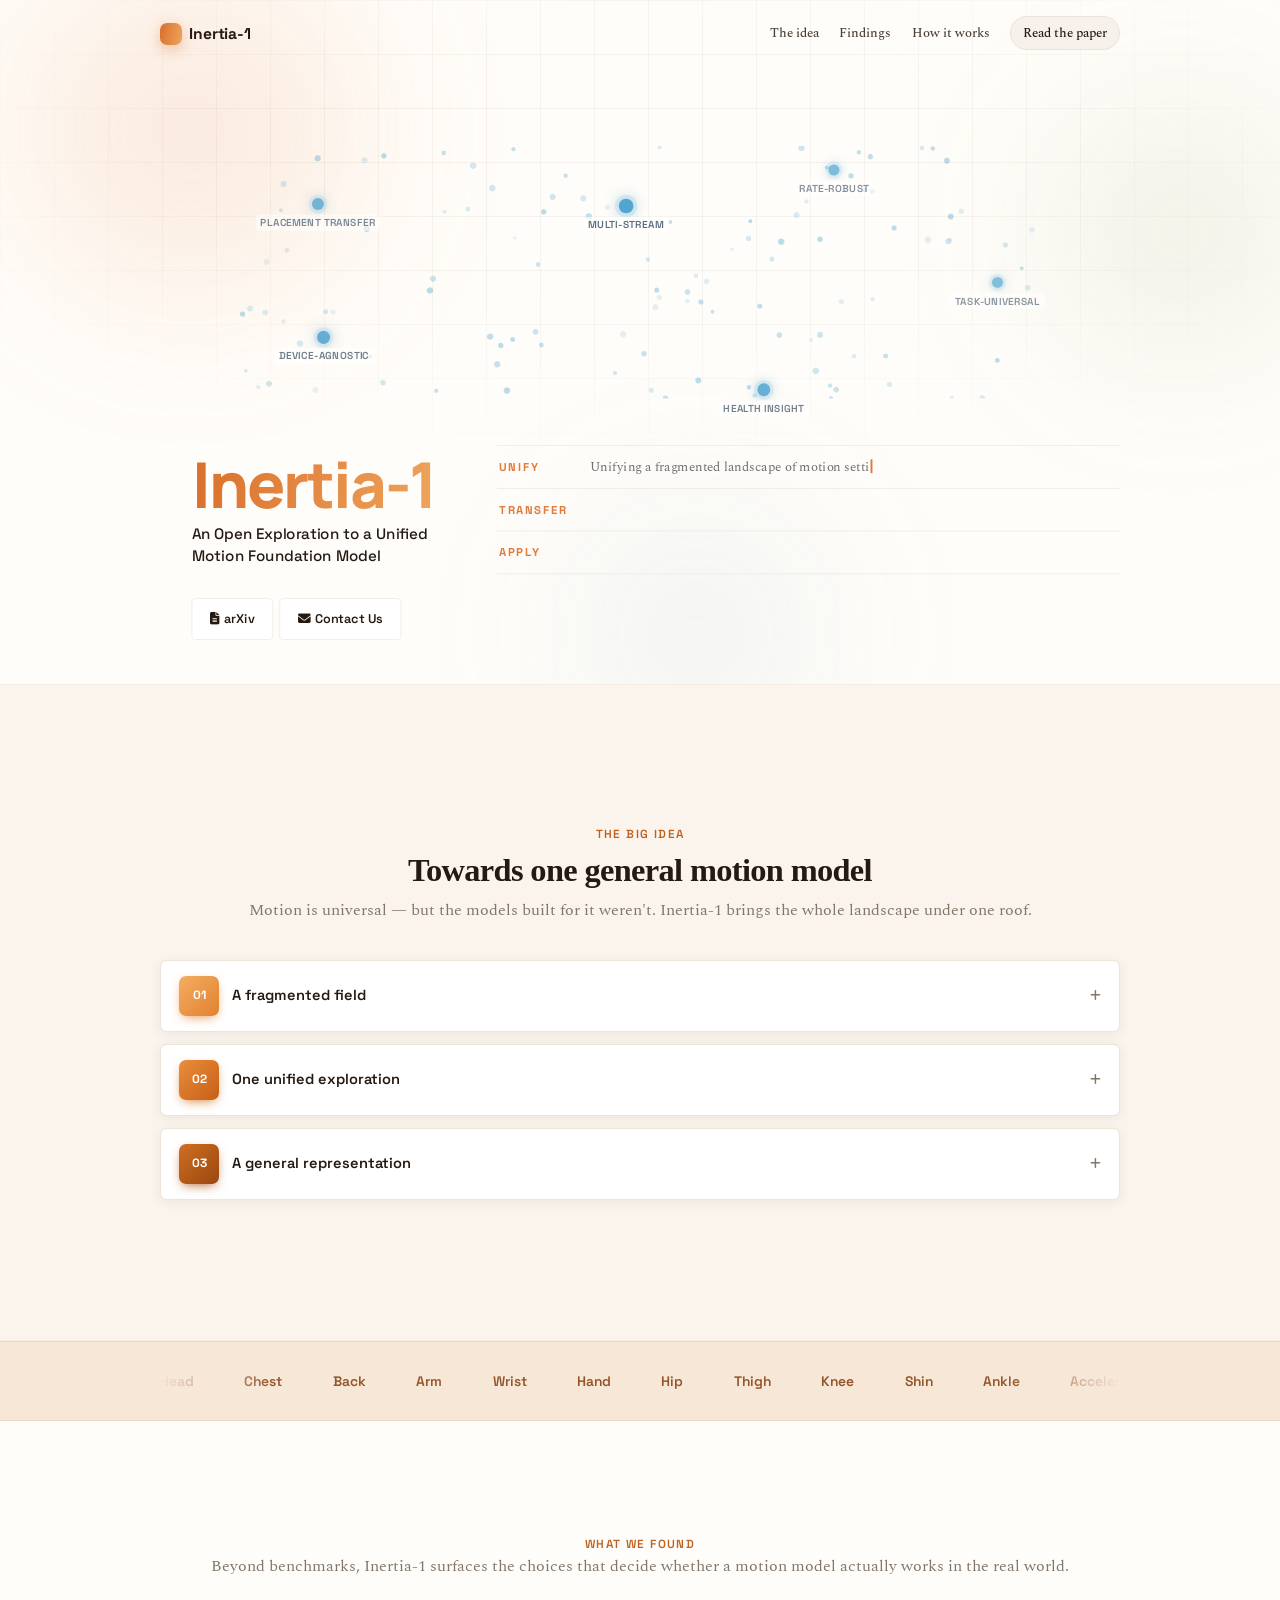
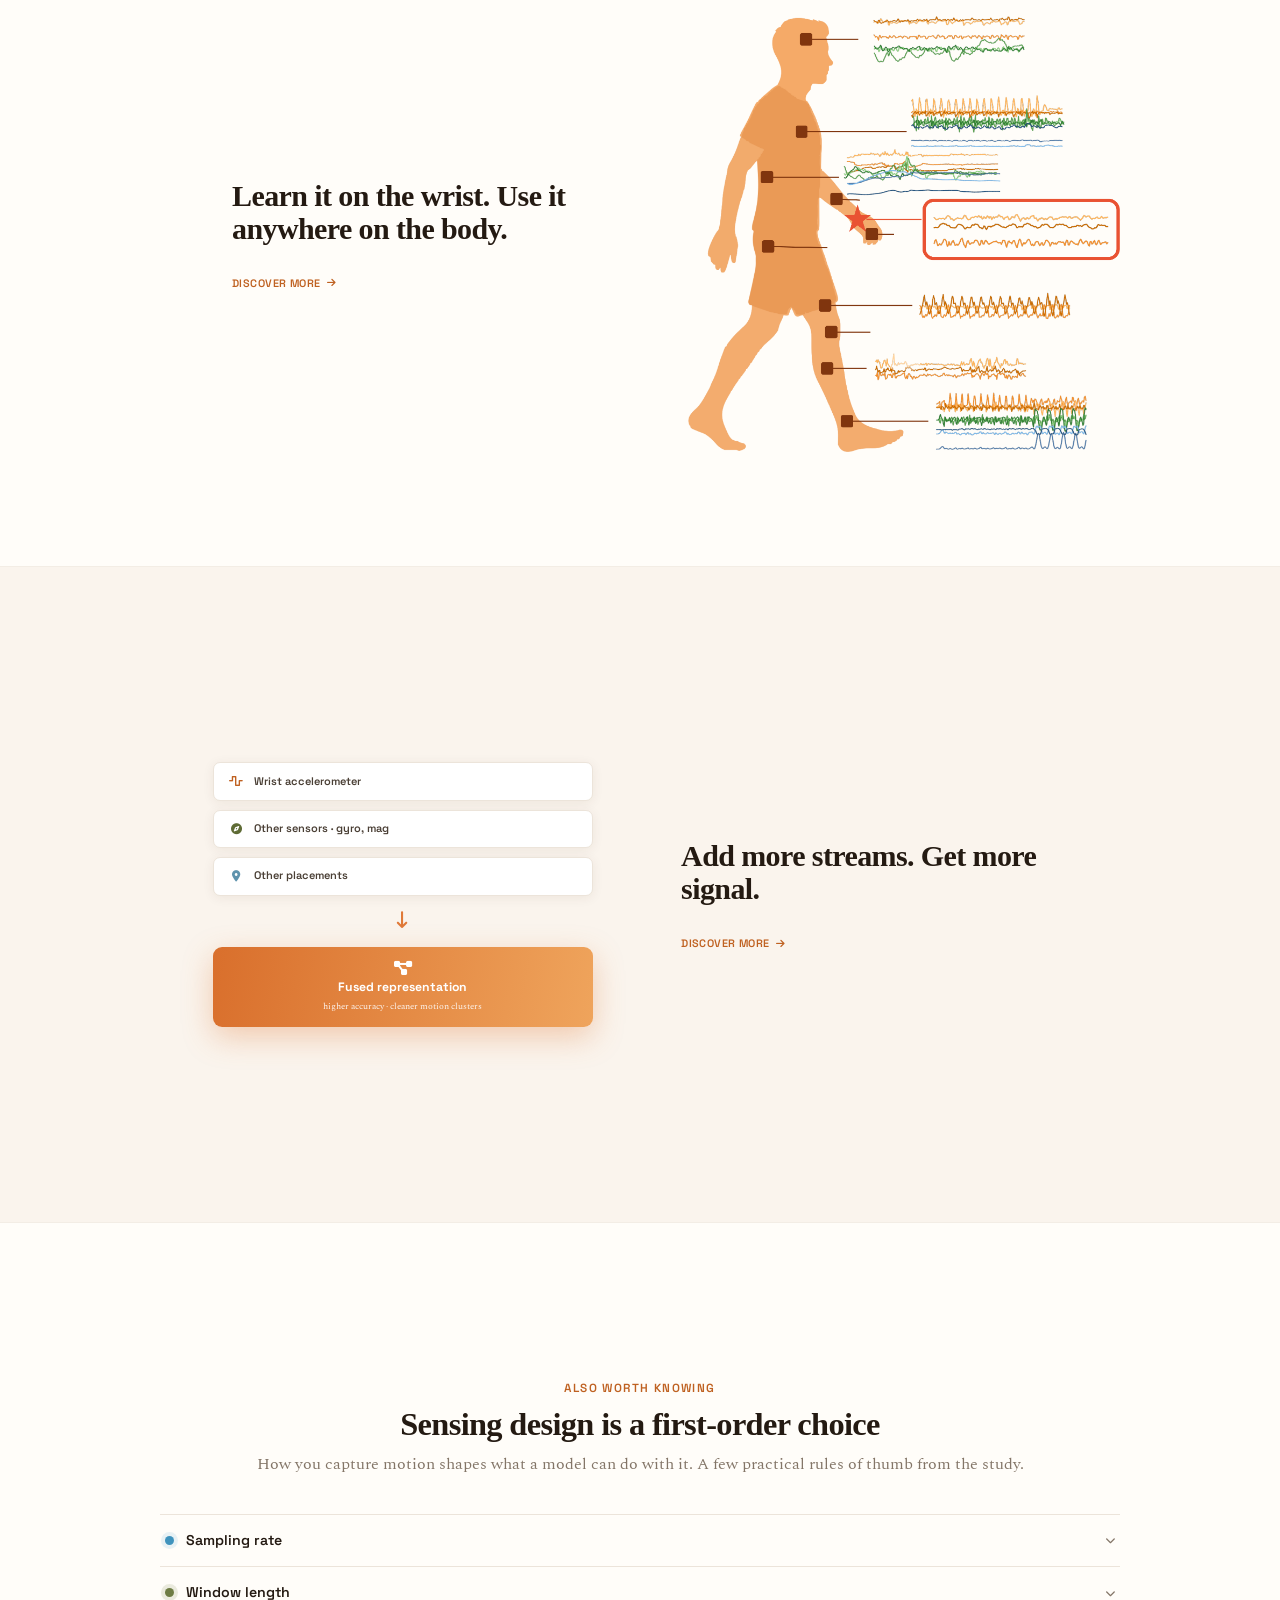
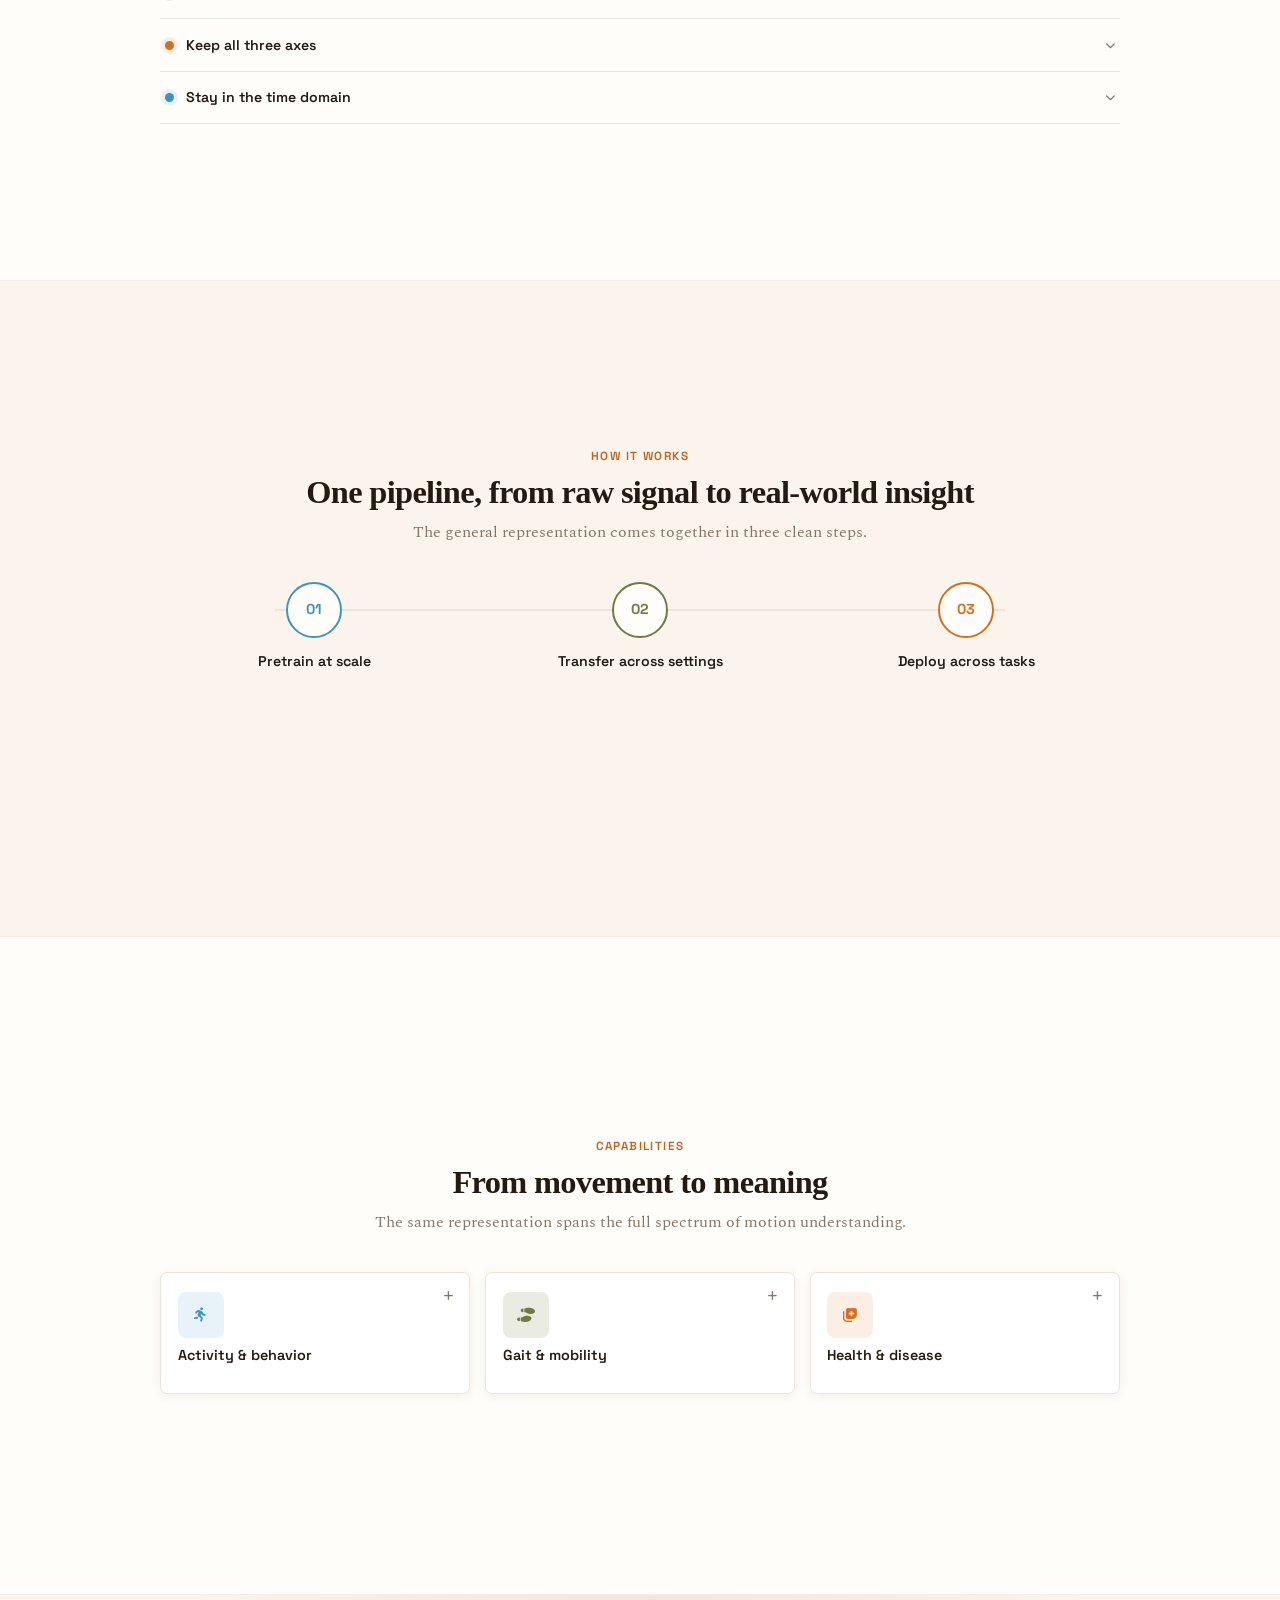
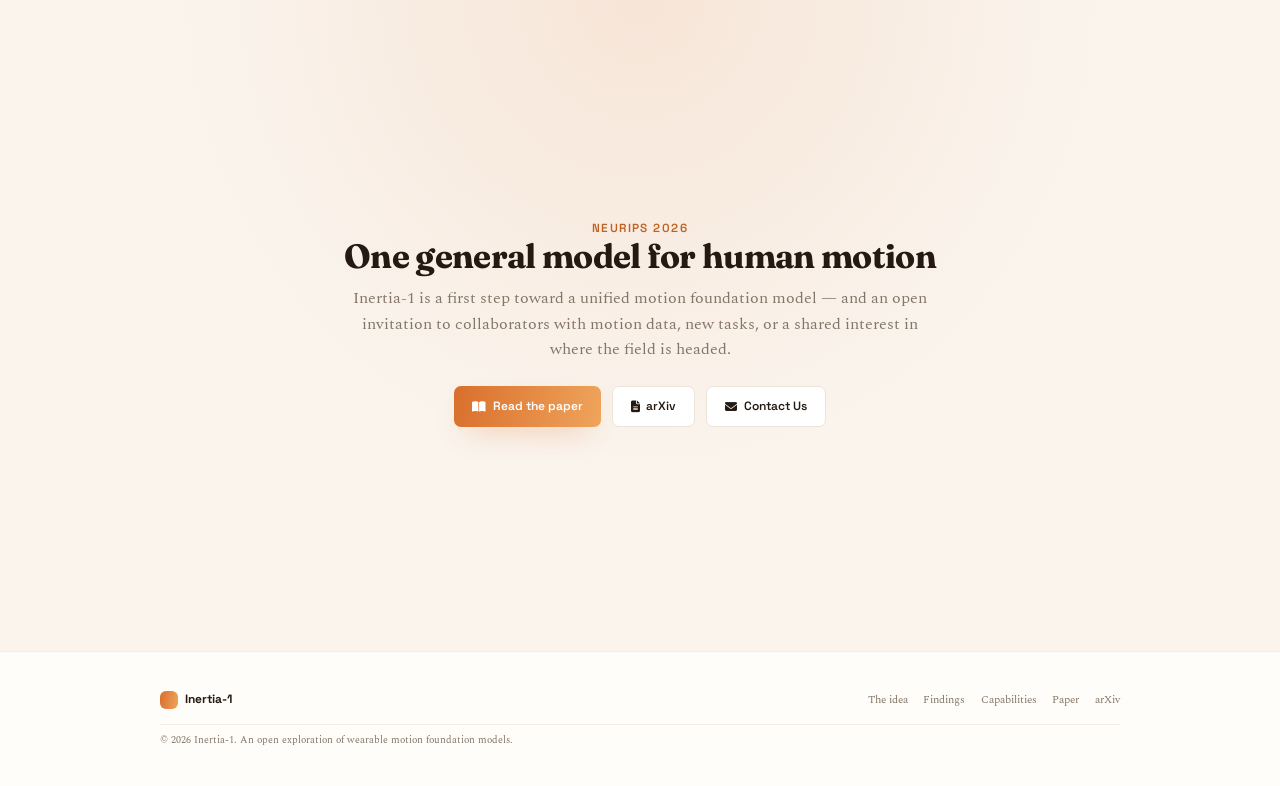
<file: docs/index.html>
<!DOCTYPE html>
<html lang="en">
<head>
  <meta charset="utf-8">
  <meta name="viewport" content="width=device-width, initial-scale=1">
  <title>Inertia-1 &mdash; A Universal Motion Model</title>
  <meta name="description" content="Inertia-1 unifies a fragmented field into one general wearable-motion model &mdash; a representation learned from wrist-only accelerometry that transfers across the body, gets stronger with multi-stream sensing, and powers everything from activity to health.">

  <meta property="og:title" content="Inertia-1 — A Universal Motion Model">
  <meta property="og:description" content="One general motion model, learned from a single wrist sensor, that transfers across placements, devices, and tasks.">
  <meta property="og:type" content="website">

  <link rel="icon" href="./static/images/favicon.svg" type="image/svg+xml">
  <link rel="preconnect" href="https://fonts.googleapis.com">
  <link rel="preconnect" href="https://fonts.gstatic.com" crossorigin>
  <link href="https://fonts.googleapis.com/css2?family=Fraunces:opsz,wght@9..144,400;9..144,500;9..144,600;9..144,700&family=Spectral:wght@400;500;600&family=Inter:wght@400;500;600;700&family=Space+Grotesk:wght@500;600;700&family=Sora:wght@500;600;700;800&family=Manrope:wght@500;600;700;800&display=swap" rel="stylesheet">
  <link rel="stylesheet" href="https://cdnjs.cloudflare.com/ajax/libs/font-awesome/6.5.2/css/all.min.css">
  <link rel="stylesheet" href="./static/css/landing.css?v=78">
</head>
<body id="top">

<!-- ============ Navbar ============ -->
<header class="nav" id="nav">
  <div class="nav-inner">
    <a class="brand" href="#top">
      <span class="mark"></span>
      <span class="brand-name">Inertia-1</span>
    </a>
    <button class="nav-toggle" aria-label="Toggle menu"><i class="fas fa-bars"></i></button>
    <nav>
      <ul class="nav-links">
        <li><a href="#idea">The idea</a></li>
        <li><a href="#findings">Findings</a></li>
        <li><a href="#how">How it works</a></li>
        <li><a class="btn-mini" href="./paper/">Read the paper</a></li>
      </ul>
    </nav>
  </div>
</header>

<!-- ============ Hero ============ -->
<section class="hero">
  <div class="hero-bg" aria-hidden="true">
    <span class="orb orb-o"></span>
    <span class="orb orb-g"></span>
    <span class="orb orb-b"></span>
    <div class="grid-fade"></div>
  </div>

  <div class="wrap hero-inner">
   <div class="hero-scalewrap">
    <div class="hero-stage">
    <div class="constellation reveal" aria-label="What makes Inertia-1 universal">
      <canvas class="starfield" aria-hidden="true"></canvas>
      <svg class="constel-lines" aria-hidden="true"></svg>
      <button class="star" style="left:16%;top:30%" type="button" aria-label="Placement transfer">
        <span class="dot"></span><span class="tag">Placement transfer</span>
        <span class="card"><b>From one wrist to the whole body</b><span>Pretrained on the wrist alone, it transfers to placements it never saw &mdash; hip, ankle, chest, and more.</span></span>
      </button>
      <button class="star" style="left:40%;top:16%" type="button" aria-label="Multi-stream">
        <span class="dot"></span><span class="tag">Multi-stream</span>
        <span class="card"><b>One sensor becomes many</b><span>Fuse extra sensors and placements and accuracy climbs &mdash; the streams are complementary, not redundant.</span></span>
      </button>
      <button class="star" style="left:66%;top:26%" type="button" aria-label="Rate-robust">
        <span class="dot"></span><span class="tag">Rate-robust</span>
        <span class="card"><b>Steady from 1 Hz to 20 Hz</b><span>Pretrained representations stay strong even at low sampling rates, with finer rates helping subtle health signals.</span></span>
      </button>
      <button class="star" style="left:84%;top:48%" type="button" aria-label="Task-universal">
        <span class="dot"></span><span class="tag">Task-universal</span>
        <span class="card"><b>One model, every task</b><span>The same backbone powers activity recognition, gait analysis, and long-horizon disease prediction.</span></span>
      </button>
      <button class="star" style="left:58%;top:72%" type="button" aria-label="Health insight">
        <span class="dot"></span><span class="tag">Health insight</span>
        <span class="card"><b>Movement, read as health</b><span>Passive motion carries long-horizon health markers, linking everyday movement to clinical outcomes.</span></span>
      </button>
      <button class="star" style="left:26%;top:66%" type="button" aria-label="Device-agnostic">
        <span class="dot"></span><span class="tag">Device-agnostic</span>
        <span class="card"><b>Works across devices &amp; sensors</b><span>Robust to new devices and sensor modalities, so it plugs into whatever a wearable already has.</span></span>
      </button>
    </div>

    <div class="hero-head">
      <div class="hero-title">
        <h1><span class="grad-text">Inertia-1</span></h1>
        <p class="type-line">
          <span class="th-ghost" aria-hidden="true">An Open Exploration to a Unified Motion Foundation Model</span>
          <span class="th-live"><span id="typed" class="typed"></span><span class="caret" aria-hidden="true"></span></span>
        </p>
      </div>
      <div class="hero-type">
        <div class="lead-list" id="lead-lines"></div>
      </div>
    </div>
    <div class="cta-row hero-cta">
      <a class="btn ghost" href="https://arxiv.org/abs/2607.06617" target="_blank" rel="noopener"><i class="fas fa-file-lines"></i> arXiv</a>
      <a class="btn ghost" href="https://docs.google.com/forms/d/e/1FAIpQLSe3T0h3gcEiqHGGap-IEIdgT7h6_zuvZpxQ5BAz9c8yqIs_BA/viewform?usp=dialog" target="_blank" rel="noopener" aria-label="Contact us"><i class="fas fa-envelope"></i> Contact Us</a>
    </div>
    </div>
   </div>
  </div>
</section>

<!-- ============ The idea ============ -->
<section class="section alt" id="idea">
  <div class="wrap">
    <div class="section-head reveal">
      <span class="kicker">The big idea</span>
      <h2>Towards one general motion model</h2>
      <p>Motion is universal &mdash; but the models built for it weren't. Inertia-1 brings the whole landscape under one roof.</p>
    </div>

    <div class="accordion reveal">
      <details class="acc-item o-1">
        <summary><span class="acc-num">01</span><span class="acc-title">A fragmented field</span><i class="fas fa-plus acc-ico"></i></summary>
        <div class="acc-body"><p>Datasets disagree on the basics &mdash; sampling rate, window length, sensor modality, body placement, even signal format &mdash; and every task gets its own bespoke model. Findings rarely carry from one setup to the next.</p></div>
      </details>
      <details class="acc-item o-2">
        <summary><span class="acc-num">02</span><span class="acc-title">One unified exploration</span><i class="fas fa-plus acc-ico"></i></summary>
        <div class="acc-body"><p>Inertia-1 studies the full lifecycle of motion models &mdash; data, sensing, objectives, and scale &mdash; inside a single, controlled space instead of isolated one-offs.</p></div>
      </details>
      <details class="acc-item o-3">
        <summary><span class="acc-num">03</span><span class="acc-title">A general representation</span><i class="fas fa-plus acc-ico"></i></summary>
        <div class="acc-body"><p>The payoff: one representation that adapts across placements, devices, and tasks &mdash; the same backbone, working far beyond the setting it was trained on.</p></div>
      </details>
    </div>
  </div>
</section>

<!-- ============ Axes of exploration marquee ============ -->
<section class="logos">
  <div class="wrap">
    <div class="marquee">
      <div class="marquee-track">
        <span class="logo-chip">Head</span>
        <span class="logo-chip">Chest</span>
        <span class="logo-chip">Back</span>
        <span class="logo-chip">Arm</span>
        <span class="logo-chip">Wrist</span>
        <span class="logo-chip">Hand</span>
        <span class="logo-chip">Hip</span>
        <span class="logo-chip">Thigh</span>
        <span class="logo-chip">Knee</span>
        <span class="logo-chip">Shin</span>
        <span class="logo-chip">Ankle</span>
        <span class="logo-chip">Accelerometer</span>
        <span class="logo-chip">Gyroscope</span>
        <span class="logo-chip">Magnetometer</span>
        <span class="logo-chip">Triaxial</span>
        <span class="logo-chip">ENMO</span>
        <span class="logo-chip">0.2&nbsp;Hz</span>
        <span class="logo-chip">1&nbsp;Hz</span>
        <span class="logo-chip">5&nbsp;Hz</span>
        <span class="logo-chip">20&nbsp;Hz</span>
        <span class="logo-chip">10&nbsp;s window</span>
        <span class="logo-chip">30&nbsp;s window</span>
        <span class="logo-chip">60&nbsp;s window</span>
        <span class="logo-chip">2&nbsp;hr window</span>
        <span class="logo-chip">Frequency domain</span>
        <span class="logo-chip">Time domain</span>
        <span class="logo-chip">Activity recognition</span>
        <span class="logo-chip">Gait detection</span>
        <span class="logo-chip">Longitudinal health</span>
        <span class="logo-chip">Head</span>
        <span class="logo-chip">Chest</span>
        <span class="logo-chip">Back</span>
        <span class="logo-chip">Arm</span>
        <span class="logo-chip">Wrist</span>
        <span class="logo-chip">Hand</span>
        <span class="logo-chip">Hip</span>
        <span class="logo-chip">Thigh</span>
        <span class="logo-chip">Knee</span>
        <span class="logo-chip">Shin</span>
        <span class="logo-chip">Ankle</span>
        <span class="logo-chip">Accelerometer</span>
        <span class="logo-chip">Gyroscope</span>
        <span class="logo-chip">Magnetometer</span>
        <span class="logo-chip">Triaxial</span>
        <span class="logo-chip">ENMO</span>
        <span class="logo-chip">0.2&nbsp;Hz</span>
        <span class="logo-chip">1&nbsp;Hz</span>
        <span class="logo-chip">5&nbsp;Hz</span>
        <span class="logo-chip">20&nbsp;Hz</span>
        <span class="logo-chip">10&nbsp;s window</span>
        <span class="logo-chip">30&nbsp;s window</span>
        <span class="logo-chip">60&nbsp;s window</span>
        <span class="logo-chip">2&nbsp;hr window</span>
        <span class="logo-chip">Frequency domain</span>
        <span class="logo-chip">Time domain</span>
        <span class="logo-chip">Activity recognition</span>
        <span class="logo-chip">Gait detection</span>
        <span class="logo-chip">Longitudinal health</span>
      </div>
    </div>
  </div>
</section>

<!-- ============ Findings: signature (wrist -> body) ============ -->
<section class="section" id="findings">
  <div class="wrap">
    <div class="section-head reveal">
      <span class="kicker">What we found</span>
      <p>Beyond benchmarks, Inertia-1 surfaces the choices that decide whether a motion model actually works in the real world.</p>
    </div>

    <div class="finding-views">
      <div class="view view-main">
        <div class="split">
          <div class="split-text reveal">
            <h2>Learn it on the wrist. Use it anywhere on the body.</h2>
            <button class="discover-btn" type="button"><span class="d-label">Discover more</span><i class="fas fa-arrow-right d-ico"></i></button>
          </div>
          <div class="split-visual reveal">
            <img class="finding-fig fig-wrist" src="./static/images/wrist-transfer.svg" alt="A wrist sensor pretrained on accelerometry transfers across the body &mdash; head, chest, hip, thigh, knee, shin, and ankle &mdash; each showing its own motion signal.">
          </div>
        </div>
      </div>
      <div class="view view-detail">
        <div class="split detail-tnarrow">
          <div class="split-text">
            <button class="back-btn" type="button"><i class="fas fa-arrow-left"></i> Go back</button>
            <p class="discover-sum">Pretrain once on the wrist, then point the model anywhere. It holds up on body placements &mdash; and even sensor types like gyroscope and magnetometer &mdash; that it never saw during training. No retraining for each new spot on the body.</p>
          </div>
          <div class="split-visual">
            <figure class="discover-fig">
              <img src="./static/images/multistream-transp.svg" alt="Wrist-accelerometer pretraining transfers across sensors and placements.">
            </figure>
          </div>
        </div>
      </div>
    </div>
  </div>
</section>

<!-- ============ Findings: multi-stream ============ -->
<section class="section alt" id="multistream">
  <div class="wrap">
    <div class="finding-views">
      <div class="view view-main">
        <div class="split">
          <div class="split-visual reveal">
            <div class="fusion">
              <div class="streams">
                <span class="stream o"><i class="fas fa-wave-square"></i> Wrist accelerometer</span>
                <span class="stream g"><i class="fas fa-compass"></i> Other sensors &middot; gyro, mag</span>
                <span class="stream b"><i class="fas fa-location-dot"></i> Other placements</span>
              </div>
              <div class="fuse-arrow"><i class="fas fa-arrow-down-long"></i></div>
              <div class="fused">
                <i class="fas fa-diagram-project"></i>
                <b>Fused representation</b>
                <em>higher accuracy &middot; cleaner motion clusters</em>
              </div>
            </div>
          </div>
          <div class="split-text reveal">
            <h2>Add more streams. Get more signal.</h2>
            <button class="discover-btn" type="button"><span class="d-label">Discover more</span><i class="fas fa-arrow-right d-ico"></i></button>
          </div>
        </div>
      </div>
      <div class="view view-detail">
        <div class="split detail-wide">
          <div class="split-visual">
            <figure class="discover-fig">
              <img src="./static/images/embedding-transp.svg" alt="Multi-stream fusion improves representation geometry.">
            </figure>
          </div>
          <div class="split-text">
            <button class="back-btn" type="button"><i class="fas fa-arrow-left"></i> Go back</button>
            <p class="discover-sum">Stack on more streams &mdash; extra placements, gyroscope, magnetometer &mdash; and the learned representation gets both more accurate and cleaner, with activities separating into tighter clusters. The streams are complementary: each one catches something the others miss.</p>
          </div>
        </div>
      </div>
    </div>
  </div>
</section>

<!-- ============ Findings: sensing design ============ -->
<section class="section" id="sensing">
  <div class="wrap">
    <div class="section-head reveal">
      <span class="kicker">Also worth knowing</span>
      <h2>Sensing design is a first-order choice</h2>
      <p>How you capture motion shapes what a model can do with it. A few practical rules of thumb from the study.</p>
    </div>

    <ul class="blist reveal">
      <li class="bl-item a-blue">
        <button class="bl-head" type="button"><span class="bl-dot"></span><span class="bl-title">Sampling rate</span><i class="fas fa-chevron-down bl-ico"></i></button>
        <div class="bl-body"><div><p>Pretrained models stay strong even at a low 1&nbsp;Hz for activity recognition; finer-grained health signals benefit from higher sampling rates.</p></div></div>
      </li>
      <li class="bl-item a-green">
        <button class="bl-head" type="button"><span class="bl-dot"></span><span class="bl-title">Window length</span><i class="fas fa-chevron-down bl-ico"></i></button>
        <div class="bl-body"><div><p>30&ndash;60&nbsp;second windows hit the sweet spot across most tasks &mdash; long enough to capture context, short enough to stay sharp.</p></div></div>
      </li>
      <li class="bl-item a-orange">
        <button class="bl-head" type="button"><span class="bl-dot"></span><span class="bl-title">Keep all three axes</span><i class="fas fa-chevron-down bl-ico"></i></button>
        <div class="bl-body"><div><p>Full triaxial input consistently beats collapsed vector-magnitude summaries &mdash; the extra axes carry signal worth keeping.</p></div></div>
      </li>
      <li class="bl-item a-blue">
        <button class="bl-head" type="button"><span class="bl-dot"></span><span class="bl-title">Stay in the time domain</span><i class="fas fa-chevron-down bl-ico"></i></button>
        <div class="bl-body"><div><p>Time-domain modeling preserves gait and health cues better than frequency-domain reconstruction.</p></div></div>
      </li>
    </ul>
  </div>
</section>

<!-- ============ How it works ============ -->
<section class="section alt" id="how">
  <div class="wrap">
    <div class="section-head reveal">
      <span class="kicker">How it works</span>
      <h2>One pipeline, from raw signal to real-world insight</h2>
      <p>The general representation comes together in three clean steps.</p>
    </div>

    <div class="timeline reveal">
      <div class="tl-step a-blue">
        <div class="tl-node">01</div>
        <div class="tl-title">Pretrain at scale</div>
        <div class="tl-desc"><span><p>Learn from planetary-scale accelerometry &mdash; over 18 million hours across global cohorts &mdash; with self-supervision, no labels required.</p></span></div>
      </div>
      <div class="tl-step a-green">
        <div class="tl-node">02</div>
        <div class="tl-title">Transfer across settings</div>
        <div class="tl-desc"><span><p>Adapt the same representation to new placements, devices, and sampling rates with light tuning &mdash; or none at all.</p></span></div>
      </div>
      <div class="tl-step a-orange">
        <div class="tl-node">03</div>
        <div class="tl-title">Deploy across tasks</div>
        <div class="tl-desc"><span><p>Power activity, mobility, and health applications from one backbone &mdash; from fitness tracking to clinical screening.</p></span></div>
      </div>
    </div>
  </div>
</section>

<!-- ============ Capabilities ============ -->
<section class="section" id="capabilities">
  <div class="wrap">
    <div class="section-head reveal">
      <span class="kicker">Capabilities</span>
      <h2>From movement to meaning</h2>
      <p>The same representation spans the full spectrum of motion understanding.</p>
    </div>

    <div class="mgrid cols-3 reveal">
      <button class="mcard a-blue" type="button">
        <span class="mc-icon"><i class="fas fa-person-running"></i></span>
        <span class="mc-title">Activity &amp; behavior</span>
        <i class="fas fa-plus mc-plus"></i>
        <span class="mc-desc"><span>Recognize everyday activities and behavioral patterns with state-of-the-art accuracy across diverse populations.</span></span>
      </button>
      <button class="mcard a-green" type="button">
        <span class="mc-icon"><i class="fas fa-shoe-prints"></i></span>
        <span class="mc-title">Gait &amp; mobility</span>
        <i class="fas fa-plus mc-plus"></i>
        <span class="mc-desc"><span>Detect subtle gait changes &mdash; like freezing of gait &mdash; that signal mobility decline and neurological conditions.</span></span>
      </button>
      <button class="mcard a-orange" type="button">
        <span class="mc-icon"><i class="fas fa-notes-medical"></i></span>
        <span class="mc-title">Health &amp; disease</span>
        <i class="fas fa-plus mc-plus"></i>
        <span class="mc-desc"><span>Surface long-horizon health markers from passive motion, linking everyday movement to clinical outcomes.</span></span>
      </button>
    </div>
  </div>
</section>

<!-- ============ CTA ============ -->
<section class="cta-band">
  <div class="wrap reveal">
    <span class="kicker">NeurIPS 2026</span>
    <h2>One general model for human motion</h2>
    <p>Inertia-1 is a first step toward a unified motion foundation model &mdash; and an open invitation to collaborators with motion data, new tasks, or a shared interest in where the field is headed.</p>
    <div class="cta-row center">
      <a class="btn primary" href="./paper/"><i class="fas fa-book-open"></i> Read the paper</a>
      <a class="btn ghost" href="https://arxiv.org/abs/2607.06617" target="_blank" rel="noopener"><i class="fas fa-file-lines"></i> arXiv</a>
      <a class="btn ghost" href="https://docs.google.com/forms/d/e/1FAIpQLSe3T0h3gcEiqHGGap-IEIdgT7h6_zuvZpxQ5BAz9c8yqIs_BA/viewform?usp=dialog" target="_blank" rel="noopener" aria-label="Contact us"><i class="fas fa-envelope"></i> Contact Us</a>
    </div>
  </div>
</section>

<!-- ============ Footer ============ -->
<footer class="footer">
  <div class="wrap foot-inner">
    <div class="foot-brand">
      <span class="mark"></span>
      <span>Inertia-1</span>
    </div>
    <nav class="foot-links">
      <a href="#idea">The idea</a>
      <a href="#findings">Findings</a>
      <a href="#capabilities">Capabilities</a>
      <a href="./paper/">Paper</a>
      <a href="https://arxiv.org/abs/2607.06617" target="_blank" rel="noopener">arXiv</a>
    </nav>
    <p class="foot-copy">&copy; 2026 Inertia-1. An open exploration of wearable motion foundation models.</p>
  </div>
</footer>

<script src="./static/js/landing.js?v=49"></script>
</body>
</html>
</file>
<file: docs/static/css/landing.css>
/* ===================== Inertia-1 — landing (light, warm-orange led, moss-green assist) ===================== */
:root {
  /* surfaces */
  --bg:        #fffdf9;   /* very subtly warmed white */
  --bg-2:      #faf4ed;   /* deeper warm off-white for alt sections (kept distinct) */
  --surface:   #ffffff;
  --surface-2: #f6f1ea;
  --line:      #ece4da;
  --line-soft: #f3ede5;

  /* text */
  --text:      #241a12;
  --text-soft: #4a3f35;
  --muted:     #837567;

  /* palette: warm orange primary, moss green assist, muted blue minor */
  --orange:    #e07a39;
  --orange-d:  #bf6121;
  --orange-l:  #f0a566;
  --green:     #7c8a4f;   /* moss / army green */
  --green-d:   #5e6b35;
  --green-l:   #9aa86a;
  --blue:      #5f93ad;

  /* warm-orange gradients (kept within the orange family) */
  --grad:      linear-gradient(100deg, #d96f2c, #efa45c);
  --grad-deep: linear-gradient(120deg, #bf6121, #e08a45);

  --maxw: 1600px;
  --radius: 10px;
  --radius-sm: 7px;
  --shadow:    0 22px 50px -28px rgba(70,45,20,.30);
  --shadow-sm: 0 2px 12px rgba(70,45,20,.07);
  --shadow-glow: 0 12px 30px -12px rgba(224,122,57,.45);
}

* { box-sizing: border-box; }
/* Section typography scales with viewport width so content doesn't dwarf the
   width-scaled hero on smaller screens. Capped at 16px on large monitors. */
html { scroll-behavior: smooth; font-size: clamp(12px, 0.42vw + 6.5px, 15px); }
body {
  margin: 0;
  font-family: "Spectral", Georgia, "Times New Roman", serif;
  background: var(--bg);
  color: var(--text);
  line-height: 1.6;
  -webkit-font-smoothing: antialiased;
  overflow-x: hidden;
}
a { color: inherit; text-decoration: none; }
img, svg, video { max-width: 100%; display: block; }
::selection { background: rgba(224,122,57,.2); }

/* landscape (horizontal) screens: fill ~75%; portrait: nearly full width (see responsive block) */
.wrap { width: min(var(--maxw), 75vw); margin: 0 auto; }

h1, h2, h3 { font-family: "Fraunces", Georgia, serif; line-height: 1.1; margin: 0; color: var(--text); }
.grad-text {
  background: var(--grad);
  -webkit-background-clip: text; background-clip: text;
  -webkit-text-fill-color: transparent; color: transparent;
}

/* ===================== Nav ===================== */
.nav {
  position: fixed; top: 0; left: 0; right: 0; z-index: 100;
  transition: background .3s ease, border-color .3s ease, backdrop-filter .3s ease, box-shadow .3s ease;
  border-bottom: 1px solid transparent;
}
.nav.scrolled {
  background: rgba(255,255,255,.82);
  backdrop-filter: saturate(140%) blur(14px);
  border-bottom: 1px solid var(--line);
  box-shadow: 0 6px 20px -18px rgba(70,45,20,.4);
}
.nav-inner { width: min(var(--maxw), 75vw); margin: 0 auto; display: flex; align-items: center; justify-content: space-between; height: 68px; }
.brand { display: flex; align-items: center; gap: .6rem; font-family: "Space Grotesk", sans-serif; font-weight: 700; font-size: 1.3rem; letter-spacing: -.01em; }
.brand .mark { width: 22px; height: 22px; border-radius: 7px; background: var(--grad); box-shadow: 0 4px 14px rgba(224,122,57,.4); }
.nav-links { list-style: none; display: flex; align-items: center; gap: 1.7rem; margin: 0; padding: 0; }
.nav-links a { color: var(--text-soft); font-size: 1.1rem; font-weight: 500; transition: color .2s; }
.nav-links a:hover { color: var(--orange-d); }
.btn-mini {
  border: 1px solid var(--line); border-radius: 999px; padding: .5rem 1rem !important;
  background: var(--surface-2); color: var(--text) !important;
}
.btn-mini:hover { border-color: var(--orange); color: var(--orange-d) !important; box-shadow: 0 0 0 3px rgba(224,122,57,.1); }
.nav-toggle { display: none; background: none; border: 0; color: var(--text); font-size: 1.3rem; cursor: pointer; }

/* ===================== Hero ===================== */
.hero { position: relative; padding: 140px 0 40px; overflow: hidden; }
.hero-bg { position: absolute; inset: 0; z-index: 0; pointer-events: none; }
.grid-fade {
  position: absolute; inset: 0;
  background-image:
    linear-gradient(rgba(70,45,20,.05) 1px, transparent 1px),
    linear-gradient(90deg, rgba(70,45,20,.05) 1px, transparent 1px);
  background-size: 54px 54px;
  mask-image: radial-gradient(ellipse 80% 60% at 50% 25%, #000 30%, transparent 75%);
  -webkit-mask-image: radial-gradient(ellipse 80% 60% at 50% 25%, #000 30%, transparent 75%);
}
.orb { position: absolute; border-radius: 50%; filter: blur(80px); opacity: .55; animation: float 16s ease-in-out infinite; }
.orb-o { width: 500px; height: 500px; background: radial-gradient(circle, rgba(224,122,57,.4), transparent 65%); top: -120px; left: -60px; }
.orb-g { width: 400px; height: 400px; background: radial-gradient(circle, rgba(124,138,79,.3), transparent 65%); top: 30px; right: -100px; animation-delay: -5s; }
.orb-b { width: 420px; height: 420px; background: radial-gradient(circle, rgba(95,147,173,.22), transparent 65%); bottom: -160px; left: 38%; animation-delay: -9s; }
@keyframes float { 0%,100% { transform: translate(0,0) scale(1); } 50% { transform: translate(20px,-26px) scale(1.06); } }

.hero-inner { position: relative; z-index: 1; text-align: center; }
.eyebrow {
  display: inline-flex; align-items: center; gap: .55rem;
  font-family: "Space Grotesk", sans-serif; font-size: .82rem; font-weight: 600;
  letter-spacing: .05em; text-transform: uppercase; color: var(--orange-d);
  border: 1px solid rgba(224,122,57,.28); background: rgba(224,122,57,.08);
  padding: .42rem .9rem; border-radius: 999px;
}
.eyebrow .dot { width: 8px; height: 8px; border-radius: 50%; background: var(--green); box-shadow: 0 0 10px var(--green); animation: pulse 2.4s ease-in-out infinite; }
@keyframes pulse { 0%,100% { opacity: 1; } 50% { opacity: .35; } }

.hero h1 { font-size: clamp(3rem, 8.5vw, 5.6rem); font-weight: 700; letter-spacing: -.02em; margin: 1.3rem 0 .2rem; }
/* The whole hero (star chart + title + button) is laid out at a FIXED design
   width; landing.js scales the stage to fit any screen, so everything
   (fonts, dots, button) stays in identical proportion, just smaller on
   narrower screens. */
.hero-scalewrap { width: 100%; overflow: hidden; }
.hero-stage { width: 1520px; transform-origin: top left; }
.hero-head {
  display: grid; grid-template-columns: 1fr 2fr;
  gap: 40px; align-items: center;
  text-align: left; margin: 0;
}
.hero-title { text-align: left; padding-left: 50px; }
.hero-title h1 { font-family: "Manrope", "Inter", sans-serif; font-weight: 800; letter-spacing: -.03em; margin: 0 0 16px; font-size: 100px; white-space: nowrap; line-height: .95; }
.hero-type { min-width: 0; }

.type-line {
  position: relative;
  font-family: "Space Grotesk", sans-serif;
  font-size: 24px; font-weight: 500;
  color: var(--text-soft); margin: 0; line-height: 1.4; max-width: 100%;
}
.th-ghost { visibility: hidden; }
.th-live { position: absolute; left: 0; top: 0; width: 100%; }
.typed { color: var(--text); }
.caret { display: inline-block; width: 3px; height: 1.05em; margin-left: 2px; background: var(--orange); vertical-align: -0.18em; animation: blink 1s steps(1) infinite; }
@keyframes blink { 50% { opacity: 0; } }

.lead-list {
  display: block; width: 100%; margin: 0; padding: 0;
  text-align: left; color: #6e6e6e; font-size: 21px;
}
.lead-list strong { color: #3a3a3a; }
.lead-line {
  display: grid; grid-template-columns: 128px 1fr; gap: 16px; align-items: baseline;
  padding: 18px 3px; border-top: 1px solid var(--line); line-height: 1.45;
}
.lead-line:last-child { border-bottom: 1px solid var(--line); }
.lead-line .ln-no {
  font-family: "Space Grotesk", sans-serif; font-size: 18px; font-weight: 700;
  letter-spacing: .16em; text-transform: uppercase; color: var(--orange);
  white-space: nowrap;
}
.lead-line .ln-content { position: relative; display: block; }
.lead-line .ln-ghost { visibility: hidden; }
.lead-line .ln-text { position: absolute; left: 0; top: 0; width: 100%; }
@media (max-width: 920px) {
  .hero-scalewrap { overflow: visible; }
  .hero-stage { width: auto; transform: none !important; }
  .hero-head { width: auto; grid-template-columns: 1fr; gap: 1.6rem; text-align: center; margin: 1.4rem 0 0; }
  .hero-title { text-align: center; padding-left: 0; }
  .hero-title h1 { white-space: normal; font-size: clamp(2.8rem, 9vw, 4.4rem); }
  .type-line { max-width: none; margin: 0 auto; font-size: clamp(1.05rem, 3.6vw, 1.4rem); }
  .lead-list { max-width: 540px; margin: 0 auto; font-size: clamp(1rem, 3.4vw, 1.13rem); }
  .constellation { width: 100%; }
  .hero-inner .hero-cta { justify-content: center; padding-left: 0; }
}
@media (max-width: 640px) {
  .lead-list { display: block; }
  .lead-line .ln-content, .lead-line .ln-ghost, .lead-line .ln-text { white-space: normal; }
  .lead-line .ln-text { position: static; }
  .lead-line .ln-ghost { display: none; }
  .th-live { position: static; }
  .th-ghost { display: none; }
}

.cta-row { display: flex; flex-wrap: wrap; gap: .9rem; margin-top: 2rem; }
.hero-inner .cta-row { justify-content: center; }
.cta-row.center { justify-content: center; }
.btn {
  display: inline-flex; align-items: center; gap: .55rem;
  font-family: "Space Grotesk", sans-serif; font-weight: 600; font-size: 1rem;
  padding: .82rem 1.5rem; border-radius: 7px; cursor: pointer;
  transition: transform .18s ease, box-shadow .18s ease, border-color .18s, background .18s;
}
.btn.primary { background: var(--grad); color: #fff; box-shadow: var(--shadow-glow); }
.btn.primary:hover { transform: translateY(-2px); box-shadow: 0 18px 40px -14px rgba(224,122,57,.55); }
.btn.ghost { background: var(--surface); border: 1px solid var(--line); color: var(--text); }
.btn.ghost:hover { transform: translateY(-2px); border-color: var(--orange); color: var(--orange-d); }
.soon { font-size: .68rem; font-weight: 600; text-transform: uppercase; letter-spacing: .08em; color: var(--muted); border: 1px solid var(--line); border-radius: 6px; padding: .08rem .4rem; }

/* ===================== Constellation (pseudo-3D rotating star chart) ===================== */
.constellation { position: relative; width: 1280px; max-width: 100%; margin: .5rem auto 6.2rem; aspect-ratio: 16 / 5; }
.hero-inner .hero-cta { margin-top: 38px; justify-content: flex-start; padding-left: 50px; }
.hero-cta .btn { font-size: 20px; padding: 16px 28px; }
.constellation .starfield { position: absolute; inset: 0; width: 100%; height: 100%; z-index: 0; }
.constel-lines { position: absolute; inset: 0; width: 100%; height: 100%; overflow: visible; z-index: 1; }
.constel-lines .cline { stroke: #8fc4dd; stroke-width: 1; stroke-linecap: round; }
.star {
  position: absolute; left: 50%; top: 50%; transform: translate(-50%, -50%);
  background: none; border: 0; padding: 0; cursor: pointer;
}
.star .dot {
  display: block; width: 18px; height: 18px; border-radius: 50%;
  background: #4ea3cf;
  box-shadow: 0 0 0 5px rgba(78,163,207,.14), 0 0 20px rgba(78,163,207,.7);
  transition: box-shadow .25s ease;
}
.star:hover .dot, .star:focus-visible .dot { box-shadow: 0 0 0 6px rgba(78,163,207,.22), 0 0 26px rgba(78,163,207,1); }
.star.active .dot { box-shadow: 0 0 0 7px rgba(78,163,207,.24), 0 0 30px rgba(78,163,207,1); }
.star .tag {
  position: absolute; left: 50%; top: calc(100% + 8px); transform: translateX(-50%);
  white-space: nowrap; font-family: "Space Grotesk", sans-serif; font-size: 16px; font-weight: 600;
  letter-spacing: .03em; text-transform: uppercase; color: #586a79;
  background: rgba(255,255,255,.72); padding: 2px 8px; border-radius: 6px;
  transition: color .2s ease; pointer-events: none;
}
.star:hover .tag, .star:focus-visible .tag { color: #2f7da6; }
.star.active .tag { opacity: 0; }

/* focus card (shown when a star is clicked / centered) */
.star .card {
  position: absolute; left: 50%; top: calc(100% + 18px); transform: translate(-50%, 10px);
  width: min(520px, 92vw); border: 0; box-shadow: none;
  background: radial-gradient(ellipse at center, rgba(162,205,229,.58) 0%, rgba(162,205,229,.26) 48%, rgba(162,205,229,0) 80%);
  padding: 35px 40px; text-align: center;
  opacity: 0; pointer-events: none; transition: opacity .3s ease .15s, transform .3s ease .15s; z-index: 30;
}
.star .card b { display: block; font-family: "Space Grotesk", sans-serif; font-size: 23px; color: var(--text); margin-bottom: 10px; line-height: 1.25; }
.star .card span { font-family: "Inter", sans-serif; color: var(--text-soft); font-size: 18px; line-height: 1.7; }
.star.active .card { opacity: 1; transform: translate(-50%, 0); pointer-events: auto; }

.constel-hint { text-align: center; color: var(--muted); font-size: .85rem; margin: .6rem 0 0; }
.constel-hint i { color: #4ea3cf; margin-right: .35rem; }

/* ===================== Showcase video ===================== */
.showcase { padding: 24px 0 64px; }
.showcase .visual-frame { max-width: 940px; margin: 0 auto; }
.visual-frame {
  position: relative; border-radius: var(--radius); overflow: hidden;
  border: 1px solid var(--line); background: var(--surface);
  box-shadow: var(--shadow); padding: .5rem;
}
.visual-frame::before {
  content: ""; position: absolute; inset: 0; border-radius: var(--radius);
  padding: 1px; background: var(--grad); opacity: .5;
  -webkit-mask: linear-gradient(#000 0 0) content-box, linear-gradient(#000 0 0);
  -webkit-mask-composite: xor; mask-composite: exclude; pointer-events: none;
}
.visual-frame video { border-radius: 14px; width: 100%; }

/* ===================== Logos marquee ===================== */
.logos { padding: 28px 0; border-top: 1px solid #ecd9c6; border-bottom: 1px solid #ecd9c6; background: #f6e7d7; }
.logos-label { text-align: center; color: var(--muted); font-size: .82rem; letter-spacing: .12em; text-transform: uppercase; margin: 0 0 1.1rem; }
.marquee { overflow: hidden; -webkit-mask-image: linear-gradient(90deg, transparent, #000 12%, #000 88%, transparent); mask-image: linear-gradient(90deg, transparent, #000 12%, #000 88%, transparent); }
.marquee-track { display: flex; gap: 4.2rem; width: max-content; animation: scrollx 110s linear infinite; }
.logo-chip { font-family: "Space Grotesk", sans-serif; font-weight: 600; font-size: 1.15rem; color: #8a481b; opacity: .92; white-space: nowrap; }
@keyframes scrollx { from { transform: translateX(0); } to { transform: translateX(-50%); } }

/* ===================== Sections ===================== */
/* equal-height content sections (logos + stats stay as narrow bars) */
.hero, .section, .cta-band {
  min-height: 60vh;
  display: flex;
  flex-direction: column;
  justify-content: center;
}
.section, .cta-band { min-height: 73vh; }
.section { padding: 114px 0; }
.section.alt { background: var(--bg-2); border-top: 1px solid var(--line-soft); border-bottom: 1px solid var(--line-soft); }
.section-head { max-width: 880px; margin: 0 auto 3rem; text-align: center; }
.kicker { font-family: "Space Grotesk", sans-serif; font-size: .98rem; font-weight: 600; letter-spacing: .12em; text-transform: uppercase; color: var(--orange-d); }
.section-head h2 { font-family: Georgia, "Times New Roman", serif; font-size: clamp(1.8rem, 4vw, 2.7rem); font-weight: 700; letter-spacing: -.02em; margin: .7rem 0 .8rem; }
.section-head p { color: var(--muted); font-size: 1.34rem; margin: 0; }

/* feature grid */
.feature-grid { display: grid; grid-template-columns: repeat(4, 1fr); gap: 1.2rem; }
.feature-grid.three { grid-template-columns: repeat(3, 1fr); }
.feature {
  background: var(--surface); border: 1px solid var(--line); border-radius: var(--radius-sm);
  padding: 1.7rem 1.4rem; box-shadow: var(--shadow-sm);
  transition: transform .22s ease, border-color .22s ease, box-shadow .22s ease;
}
.feature:hover { transform: translateY(-5px); border-color: var(--line); box-shadow: var(--shadow); }
.f-icon, .s-icon, .cap-icon { display: inline-flex; align-items: center; justify-content: center; width: 48px; height: 48px; border-radius: 9px; font-size: 1.25rem; margin-bottom: 1rem; }
.f-icon.o, .s-icon.o, .cap-icon.o { background: rgba(224,122,57,.13); color: var(--orange-d); }
.f-icon.g, .s-icon.g, .cap-icon.g { background: rgba(124,138,79,.16); color: var(--green-d); }
.f-icon.b, .s-icon.b, .cap-icon.b { background: rgba(95,147,173,.14); color: var(--blue); }
.feature h3 { font-size: 1.18rem; margin-bottom: .5rem; }
.feature p { color: var(--muted); font-size: 1.14rem; margin: 0; }

/* shared accent tokens */
.a-blue   { --acc: #3f93bd; --accbg: rgba(78,163,207,.13); }
.a-green  { --acc: #6e7c44; --accbg: rgba(124,138,79,.16); }
.a-orange { --acc: #d2701f; --accbg: rgba(224,122,57,.13); }

/* orange-only shades (graduated) for the "fragmented field" section */
.o-1 { --acc: #e1893a; --accbg: rgba(225,137,58,.12); --accgrad: linear-gradient(135deg, #f4ad62, #e2812f); }
.o-2 { --acc: #d2701f; --accbg: rgba(210,112,31,.12); --accgrad: linear-gradient(135deg, #e98e3c, #c75e16); }
.o-3 { --acc: #ad5316; --accbg: rgba(173,83,22,.12); --accgrad: linear-gradient(135deg, #cf6f22, #9a460f); }

/* accordion (click-to-unfold bullets) */
.accordion { max-width: 1040px; margin: 0 auto; display: grid; gap: 1rem; }
.acc-item { background: var(--surface); border: 1px solid var(--line); border-radius: var(--radius-sm); box-shadow: var(--shadow-sm); overflow: hidden; transition: border-color .2s, box-shadow .2s; }
.acc-item[open] { border-color: var(--acc); box-shadow: var(--shadow); }
.acc-item summary { list-style: none; cursor: pointer; display: flex; align-items: center; gap: 1.1rem; padding: 1.25rem 1.5rem; }
.acc-item summary::-webkit-details-marker { display: none; }
.acc-num { flex: none; width: 40px; height: 40px; border-radius: 7px; display: inline-flex; align-items: center; justify-content: center; font-family: "Space Grotesk", sans-serif; font-weight: 700; font-size: 1rem; color: #fff; background: var(--accgrad, var(--accbg)); box-shadow: 0 4px 12px -4px var(--acc); }
.acc-title { flex: 1; font-family: "Space Grotesk", sans-serif; font-weight: 600; font-size: 1.22rem; color: var(--text); }
.acc-ico { color: var(--muted); font-size: 1rem; transition: transform .25s ease, color .25s ease; }
.acc-item[open] .acc-ico { transform: rotate(45deg); color: var(--acc); }
.acc-body { padding: 0 1.5rem 1.4rem 5.6rem; }
.acc-body p { font-family: "Inter", sans-serif; color: var(--muted); margin: 0; font-size: 1.18rem; }
.acc-item[open] .acc-body { animation: accIn .28s ease; }
@keyframes accIn { from { opacity: 0; transform: translateY(-6px); } to { opacity: 1; transform: none; } }
@media (max-width: 520px) { .acc-body { padding-left: 1.5rem; } }

/* minimal reveal cards (hover / click to unfold) */
.mgrid { display: grid; gap: 1.2rem; align-items: start; }
.mgrid.cols-4 { grid-template-columns: repeat(4, 1fr); }
.mgrid.cols-3 { grid-template-columns: repeat(3, 1fr); }
.mcard {
  position: relative; text-align: left; font: inherit; cursor: pointer;
  background: var(--surface); border: 1px solid var(--line); border-radius: var(--radius-sm);
  padding: 1.6rem 1.4rem; box-shadow: var(--shadow-sm);
  display: flex; flex-direction: column; gap: .55rem;
  transition: transform .22s ease, border-color .22s ease, box-shadow .22s ease;
}
.mcard:hover { transform: translateY(-5px); border-color: var(--acc); box-shadow: var(--shadow); }
.mc-icon { width: 46px; height: 46px; border-radius: 8px; display: inline-flex; align-items: center; justify-content: center; font-size: 1.2rem; background: var(--accbg); color: var(--acc); }
.mc-num { width: 46px; height: 46px; border-radius: 8px; display: inline-flex; align-items: center; justify-content: center; font-family: "Space Grotesk", sans-serif; font-weight: 700; font-size: 1.1rem; background: var(--accbg); color: var(--acc); }
.mc-title { font-family: "Space Grotesk", sans-serif; font-weight: 600; font-size: 1.2rem; color: var(--text); padding-right: 1.6rem; }
.mc-desc { display: grid; grid-template-rows: 0fr; opacity: 0; font-family: "Inter", sans-serif; color: var(--muted); font-size: 1.14rem; transition: grid-template-rows .32s ease, opacity .28s ease; }
.mc-desc > span { overflow: hidden; min-height: 0; }
.mcard.open .mc-desc, .mcard:focus-visible .mc-desc { grid-template-rows: 1fr; opacity: 1; }
.mc-plus { position: absolute; top: 1.5rem; right: 1.4rem; color: var(--muted); font-size: .9rem; transition: transform .25s ease, color .25s ease; }
.mcard.open .mc-plus { transform: rotate(45deg); color: var(--acc); }

/* bullet list (click the line to expand) */
.blist { max-width: 980px; margin: 0 auto; list-style: none; padding: 0; }
.bl-item { border-top: 1px solid var(--line); }
.bl-item:last-child { border-bottom: 1px solid var(--line); }
.bl-head { width: 100%; background: none; border: 0; cursor: pointer; font: inherit; text-align: left; display: flex; align-items: center; gap: 1rem; padding: 1.2rem .4rem; color: var(--text); transition: padding-left .2s ease; }
.bl-head:hover { padding-left: .9rem; }
.bl-dot { width: 9px; height: 9px; border-radius: 50%; background: var(--acc); flex: none; box-shadow: 0 0 0 4px var(--accbg); }
.bl-title { flex: 1; font-family: "Space Grotesk", sans-serif; font-weight: 600; font-size: 1.18rem; }
.bl-ico { color: var(--muted); font-size: .85rem; transition: transform .28s ease, color .28s ease; }
.bl-item.open .bl-ico { transform: rotate(180deg); color: var(--acc); }
.bl-body { display: grid; grid-template-rows: 0fr; opacity: 0; transition: grid-template-rows .32s ease, opacity .28s ease; }
.bl-body > div { overflow: hidden; min-height: 0; }
.bl-item.open .bl-body { grid-template-rows: 1fr; opacity: 1; }
.bl-body p { font-family: "Inter", sans-serif; color: var(--muted); margin: 0 0 1.2rem 1.9rem; font-size: 1.18rem; max-width: 60ch; }

/* timeline / stepper (hover or click a step) */
.timeline { display: grid; grid-template-columns: repeat(3, 1fr); gap: 1.5rem; position: relative; max-width: 1140px; margin: 0 auto; align-items: start; }
.timeline::before { content: ""; position: absolute; top: 27px; left: 12%; right: 12%; height: 2px; background: var(--line); }
.tl-step { position: relative; text-align: center; cursor: pointer; }
.tl-node { width: 56px; height: 56px; border-radius: 50%; margin: 0 auto 1rem; display: flex; align-items: center; justify-content: center; font-family: "Space Grotesk", sans-serif; font-weight: 700; font-size: 1.2rem; color: var(--acc); background: var(--bg); border: 2px solid var(--acc); position: relative; z-index: 1; transition: background .22s ease, color .22s ease, box-shadow .22s ease; }
.tl-step:hover .tl-node, .tl-step.open .tl-node { background: var(--acc); color: #fff; box-shadow: 0 8px 22px -10px var(--acc); }
.tl-title { font-family: "Space Grotesk", sans-serif; font-weight: 600; font-size: 1.18rem; color: var(--text); }
.tl-desc { opacity: 0; transition: opacity .28s ease; }
.tl-step:hover .tl-desc, .tl-step.open .tl-desc { opacity: 1; }
.tl-desc p { font-family: "Inter", sans-serif; color: var(--muted); margin: .8rem auto 0; max-width: 270px; font-size: 1.14rem; }

/* stats */
.statband { padding: 60px 0; background: linear-gradient(180deg, var(--bg), var(--bg-2)); border-bottom: 1px solid var(--line-soft); }
.stat-grid { display: grid; grid-template-columns: repeat(4, 1fr); gap: 1.2rem; }
.stat { text-align: center; }
.stat .num { font-family: "Space Grotesk", sans-serif; font-weight: 700; font-size: clamp(2.1rem, 4.6vw, 3.1rem); letter-spacing: -.02em; background: var(--grad-deep); -webkit-background-clip: text; background-clip: text; -webkit-text-fill-color: transparent; color: transparent; }
.stat .lab { color: var(--muted); font-size: .95rem; margin-top: .35rem; }

/* steps */
.steps { display: flex; align-items: stretch; justify-content: center; gap: 1rem; }
.step { flex: 1; position: relative; background: var(--surface); border: 1px solid var(--line); border-radius: var(--radius-sm); padding: 1.8rem 1.5rem; box-shadow: var(--shadow-sm); }
.step-num { position: absolute; top: 1.2rem; right: 1.3rem; font-family: "Space Grotesk", sans-serif; font-weight: 700; font-size: 1.1rem; color: var(--line); }
.step h3 { font-size: 1.2rem; margin-bottom: .5rem; }
.step p { color: var(--muted); font-size: 1.14rem; margin: 0; }
.step-arrow { display: flex; align-items: center; color: var(--orange-l); font-size: 1.3rem; }

/* split / body map */
.split { display: grid; grid-template-columns: 1.05fr .95fr; gap: 3rem; align-items: center; }
.finding-fig { width: 100%; max-width: 540px; margin: 0 auto; display: block; }
.finding-fig.fig-wrist { max-width: 432px; margin: 0 0 0 auto; }
#findings .split-text { padding-left: 6rem; }

/* "discover more" expandable detail under each finding */
.discover-btn {
  display: inline-flex; align-items: center; gap: .55rem; margin-top: 1.4rem;
  background: none; border: 0; padding: .2rem 0; cursor: pointer;
  font-family: "Space Grotesk", sans-serif; font-weight: 600; font-size: .9rem;
  letter-spacing: .04em; text-transform: uppercase; color: var(--orange-d);
  transition: gap .2s ease;
}
.discover-btn:hover { gap: .85rem; }
.discover-btn .d-ico { font-size: .82rem; }

/* view swap (main content <-> detailed results in the same space) */
.finding-views { position: relative; }
.view { transition: opacity .3s ease; }
.view-detail { display: none; }
.back-btn {
  display: inline-flex; align-items: center; gap: .5rem; margin: 0 0 1.2rem;
  background: none; border: 0; padding: .2rem 0; cursor: pointer;
  font-family: "Space Grotesk", sans-serif; font-weight: 600; font-size: 1rem;
  letter-spacing: .04em; text-transform: uppercase; color: var(--orange-d);
  transition: gap .2s ease;
}
.back-btn:hover { gap: .85rem; }
.discover-fig { margin: 0 auto; max-width: 100%; background: none; border: 0; box-shadow: none; padding: 0; }
.discover-fig img { width: auto; max-width: 100%; max-height: 48vh; display: block; margin: 0 auto; }
/* wide/short figures need a bigger column to actually fill the height */
.split.detail-wide { grid-template-columns: 2fr 1fr; }
.detail-wide .discover-fig img { width: 100%; max-height: none; }
/* thinner text column so the (square) figure reads larger */
.split.detail-tnarrow { grid-template-columns: 1fr 1.5fr; }
.discover-sum {
  font-family: "Inter", sans-serif; color: var(--text); font-size: clamp(1.65rem, 2.4vw, 2.15rem); line-height: 1.8; margin: 0;
}
.split-text h2 { font-family: Georgia, "Times New Roman", serif; font-size: clamp(1.7rem, 3.6vw, 2.5rem); font-weight: 700; letter-spacing: -.02em; margin: .3rem 0 1rem; }
.split-text > p { color: var(--muted); font-size: 1.24rem; }
.split-text > p strong { color: var(--text); }
.check-list { list-style: none; padding: 0; margin: 1.3rem 0 1.6rem; display: grid; gap: .7rem; }
.check-list li { display: flex; align-items: center; gap: .7rem; color: var(--text-soft); }
.check-list i { color: var(--green-d); }
.link-arrow { display: inline-flex; align-items: center; gap: .5rem; font-family: "Space Grotesk", sans-serif; font-weight: 600; color: var(--orange-d); }
.link-arrow i { transition: transform .2s; }
.link-arrow:hover i { transform: translateX(4px); }

.body-map { position: relative; aspect-ratio: 1/1; max-width: 380px; margin: 0 auto; }
.body-map .links { position: absolute; inset: 0; width: 100%; height: 100%; }
.body-map .links line { stroke: var(--line); stroke-width: 1.5; stroke-dasharray: 5 6; animation: dash 18s linear infinite; }
@keyframes dash { to { stroke-dashoffset: -200; } }
.node {
  position: absolute; transform: translate(-50%, -50%);
  background: var(--surface); border: 1px solid var(--line); border-radius: 999px;
  padding: .4rem .85rem; font-size: .85rem; font-weight: 600; color: var(--text-soft);
  font-family: "Space Grotesk", sans-serif; white-space: nowrap; box-shadow: var(--shadow-sm);
}
.node-wrist { left: 50%; top: 50%; display: flex; flex-direction: column; align-items: center; gap: .05rem; padding: .8rem 1.1rem; background: var(--grad); color: #fff; border: 0; box-shadow: 0 8px 26px rgba(224,122,57,.4); z-index: 2; }
.node-wrist i { font-size: 1.1rem; }
.node-wrist b { font-size: .95rem; }
.node-wrist em { font-size: .68rem; font-style: normal; opacity: .9; text-transform: uppercase; letter-spacing: .06em; }
.node.n1 { left: 19%; top: 22%; }
.node.n2 { left: 84%; top: 25%; }
.node.n3 { left: 50%; top: 12%; }
.node.n4 { left: 22%; top: 78%; }
.node.n5 { left: 81%; top: 77%; }

/* multi-stream fusion visual */
.fusion { display: flex; flex-direction: column; gap: 1rem; align-items: center; max-width: 380px; margin: 0 auto; width: 100%; }
.fusion .streams { display: grid; gap: .7rem; width: 100%; }
.stream {
  display: flex; align-items: center; gap: .65rem;
  background: var(--surface); border: 1px solid var(--line); border-radius: 7px;
  padding: .8rem 1.05rem; font-family: "Space Grotesk", sans-serif; font-weight: 600; font-size: .92rem;
  color: var(--text-soft); box-shadow: var(--shadow-sm);
  transition: transform .2s, border-color .2s;
}
.stream:hover { transform: translateX(4px); border-color: var(--orange); }
.stream i { width: 20px; text-align: center; }
.stream.o i { color: var(--orange-d); }
.stream.g i { color: var(--green-d); }
.stream.b i { color: var(--blue); }
.fuse-arrow { color: var(--orange); font-size: 1.4rem; }
.fused {
  display: flex; flex-direction: column; align-items: center; gap: .15rem; text-align: center;
  background: var(--grad); color: #fff; border-radius: 9px; padding: 1.1rem 1.5rem;
  box-shadow: 0 10px 30px rgba(224,122,57,.35); width: 100%;
}
.fused i { font-size: 1.35rem; }
.fused b { font-size: 1.02rem; font-family: "Space Grotesk", sans-serif; }
.fused em { font-style: normal; font-size: .76rem; opacity: .9; }

/* "headline result" badge */
.badge-find {
  display: inline-block; font-family: "Space Grotesk", sans-serif; font-weight: 600;
  font-size: .74rem; letter-spacing: .08em; text-transform: uppercase;
  color: var(--orange-d); background: rgba(224,122,57,.1);
  border: 1px solid rgba(224,122,57,.28); border-radius: 999px;
  padding: .3rem .8rem; margin-bottom: 1rem;
}

/* capabilities */
.cap-grid { display: grid; grid-template-columns: repeat(3, 1fr); gap: 1.3rem; }
.cap { background: var(--surface); border: 1px solid var(--line); border-radius: var(--radius); padding: 2rem 1.7rem; box-shadow: var(--shadow-sm); transition: transform .22s, box-shadow .22s; }
.cap:hover { transform: translateY(-5px); box-shadow: var(--shadow); }
.cap-icon { width: 54px; height: 54px; font-size: 1.4rem; }
.cap h3 { font-size: 1.3rem; margin-bottom: .6rem; }
.cap p { color: var(--muted); margin: 0; }

/* team */
.team-row { display: flex; flex-wrap: wrap; justify-content: center; gap: .7rem; }
.person { background: var(--surface); border: 1px solid var(--line); border-radius: 999px; padding: .55rem 1.1rem; font-weight: 500; color: var(--text-soft); box-shadow: var(--shadow-sm); }
.affil-line { text-align: center; color: var(--muted); margin-top: 1.4rem; }

/* CTA band */
.cta-band { padding: 96px 0; text-align: center; position: relative; overflow: hidden; background: radial-gradient(ellipse 60% 120% at 50% 0%, rgba(224,122,57,.12), transparent 60%), var(--bg-2); border-top: 1px solid var(--line-soft); }
.cta-band h2 { font-size: clamp(1.9rem, 4.2vw, 2.8rem); font-weight: 700; letter-spacing: -.02em; }
.cta-band p { color: var(--muted); font-size: 1.32rem; max-width: 600px; margin: .9rem auto 0; }

/* footer */
.footer { border-top: 1px solid var(--line-soft); background: var(--bg); padding: 38px 0; }
.foot-inner { display: flex; flex-wrap: wrap; align-items: center; justify-content: space-between; gap: 1.2rem; }
.foot-brand { display: flex; align-items: center; gap: .55rem; font-family: "Space Grotesk", sans-serif; font-weight: 700; }
.foot-brand .mark { width: 18px; height: 18px; border-radius: 6px; background: var(--grad); }
.foot-links { display: flex; flex-wrap: wrap; gap: 1.3rem; }
.foot-links a { color: var(--muted); font-size: .92rem; }
.foot-links a:hover { color: var(--orange-d); }
.foot-copy { color: var(--muted); font-size: .85rem; width: 100%; margin: 0; padding-top: .6rem; border-top: 1px solid var(--line-soft); }

/* ===================== Reveal animation ===================== */
.reveal { opacity: 0; transform: translateY(26px); transition: opacity .7s ease, transform .7s cubic-bezier(.2,.7,.2,1); }
.reveal.in { opacity: 1; transform: none; }
@media (prefers-reduced-motion: reduce) {
  .reveal { opacity: 1; transform: none; transition: none; }
  .orb, .marquee-track, .caret, .eyebrow .dot, .body-map .links line, .constel-lines line, .star .dot { animation: none; }
}

/* ===================== Responsive ===================== */
/* portrait viewports: let content use nearly the full page width */
@media (orientation: portrait) { .wrap, .nav-inner { width: 94vw; } }

@media (max-width: 940px) {
  .wrap, .nav-inner { width: 92vw; }
  .feature-grid, .feature-grid.three { grid-template-columns: repeat(2, 1fr); }
  .mgrid.cols-4 { grid-template-columns: repeat(2, 1fr); }
  .mgrid.cols-3 { grid-template-columns: 1fr; }
  .timeline { grid-template-columns: 1fr; gap: 1.4rem; }
  .timeline::before { display: none; }
  .steps { flex-direction: column; }
  .step-arrow { transform: rotate(90deg); justify-content: center; }
  .split, .split.detail-wide, .split.detail-tnarrow { grid-template-columns: 1fr; gap: 2.4rem; }
  #findings .split-text { padding-left: 0; }
  .cap-grid { grid-template-columns: 1fr; }
  .split-visual { order: 2; }
}
@media (max-width: 720px) {
  .nav-toggle { display: block; }
  nav { position: fixed; inset: 68px 0 auto 0; background: rgba(255,255,255,.98); backdrop-filter: blur(14px); border-bottom: 1px solid var(--line); transform: translateY(-12px); opacity: 0; pointer-events: none; transition: opacity .25s, transform .25s; }
  nav.open { opacity: 1; transform: none; pointer-events: auto; }
  .nav-links { flex-direction: column; align-items: flex-start; gap: 0; padding: 1rem 6vw 1.4rem; }
  .nav-links li { width: 100%; }
  .nav-links a { display: block; padding: .8rem 0; width: 100%; }
  .btn-mini { display: inline-block; margin-top: .4rem; }
  .stat-grid { grid-template-columns: repeat(2, 1fr); row-gap: 2rem; }
  .constellation { aspect-ratio: 3 / 2; max-width: 460px; }
  .star .tag { display: none; }
  .star .pop { font-size: .82rem; }
}
@media (max-width: 480px) {
  .feature-grid, .feature-grid.three { grid-template-columns: 1fr; }
  .mgrid.cols-4 { grid-template-columns: 1fr; }
}
</file>
